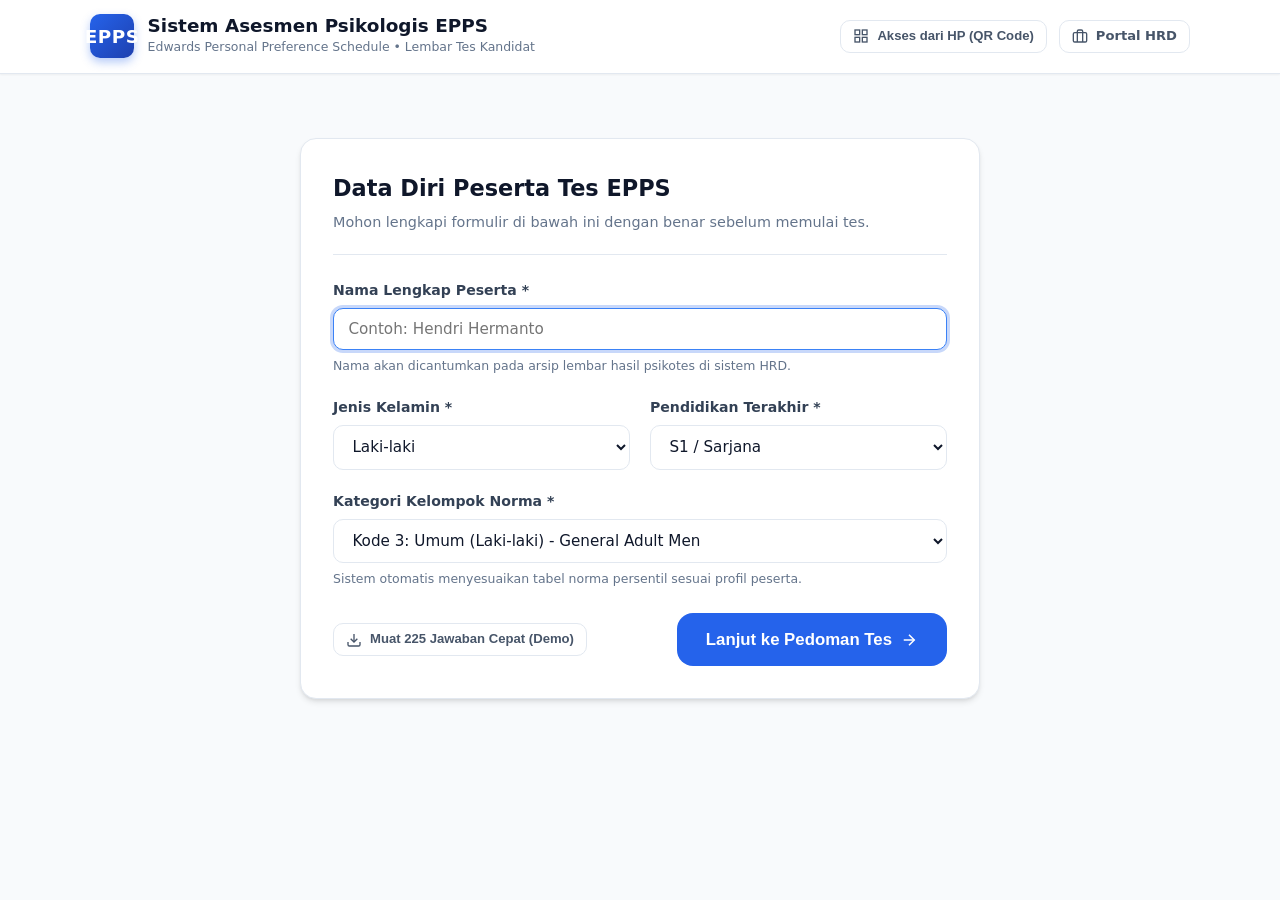
<file: index.html>
<!DOCTYPE html>
<html lang="id">
<head>
  <meta charset="UTF-8">
  <meta name="viewport" content="width=device-width, initial-scale=1.0">
  <title>Tes Kepribadian EPPS Online - Edwards Personal Preference Schedule</title>
  <link rel="stylesheet" href="css/style.css">
  <!-- Chart.js local offline bundle -->
  <script src="js/chart.min.js"></script>
  <!-- QRCode.js local bundle -->
  <script src="js/qrcode.min.js"></script>
</head>
<body>

  <!-- App Header -->
  <header class="app-header no-print">
    <div class="container header-content">
      <div class="logo-group">
        <div class="logo-badge">EPPS</div>
        <div class="logo-text">
          <h1>Sistem Asesmen Psikologis EPPS</h1>
          <p>Edwards Personal Preference Schedule • Lembar Tes Kandidat</p>
        </div>
      </div>
      <div class="header-actions">
        <button id="btn-open-share" class="btn btn-secondary btn-sm" title="Bagikan link tes & tampilkan QR Code untuk HP">
          <svg viewBox="0 0 24 24" width="16" height="16" stroke="currentColor" stroke-width="2" fill="none"><rect x="3" y="3" width="7" height="7"></rect><rect x="14" y="3" width="7" height="7"></rect><rect x="14" y="14" width="7" height="7"></rect><rect x="3" y="14" width="7" height="7"></rect></svg>
          Akses dari HP (QR Code)
        </button>
        <a href="hr.html" target="_blank" class="btn btn-secondary btn-sm" title="Buka Portal HRD (Khusus Administrator)">
          <svg viewBox="0 0 24 24" width="16" height="16" stroke="currentColor" stroke-width="2" fill="none"><rect x="2" y="7" width="20" height="14" rx="2" ry="2"></rect><path d="M16 21V5a2 2 0 0 0-2-2h-4a2 2 0 0 0-2 2v16"></path></svg>
          Portal HRD
        </a>
        <span class="integrity-badge" style="display: none;">
          <svg viewBox="0 0 24 24" width="14" height="14" stroke="currentColor" stroke-width="2" fill="none"><path d="M12 22s8-4 8-10V5l-8-3-8 3v7c0 6 8 10 8 10z"></path></svg>
          Pelanggaran: <span id="violation-counter-nav">0</span>
        </span>
      </div>
    </div>
  </header>

  <main class="container">

    <!-- ======================================================================
         SCREEN 1: REGISTRASI & IDENTITAS KANDIDAT
         ====================================================================== -->
    <section id="register-screen" class="screen active">
      <div class="card" style="max-width: 680px; margin: 2rem auto;">
        <div class="card-header">
          <h2>Data Diri Peserta Tes EPPS</h2>
          <p>Mohon lengkapi formulir di bawah ini dengan benar sebelum memulai tes.</p>
        </div>

        <form id="reg-form">
          <div class="form-grid">
            <div class="form-group" style="grid-column: 1 / -1;">
              <label for="reg-name">Nama Lengkap Peserta *</label>
              <input type="text" id="reg-name" class="form-control" placeholder="Contoh: Hendri Hermanto" required autofocus>
              <span class="helper-text">Nama akan dicantumkan pada arsip lembar hasil psikotes di sistem HRD.</span>
            </div>

            <div class="form-group">
              <label for="reg-gender">Jenis Kelamin *</label>
              <select id="reg-gender" class="form-control" required>
                <option value="LAKI-LAKI">Laki-laki</option>
                <option value="PEREMPUAN">Perempuan</option>
              </select>
            </div>

            <div class="form-group">
              <label for="reg-edu">Pendidikan Terakhir *</label>
              <select id="reg-edu" class="form-control" required>
                <option value="S1">S1 / Sarjana</option>
                <option value="D3">D3 / Diploma</option>
                <option value="SMA/SMK">SMA / SMK</option>
                <option value="S2">S2 / Magister</option>
                <option value="S3">S3 / Doktoral</option>
              </select>
            </div>

            <div class="form-group" style="grid-column: 1 / -1;">
              <label for="reg-norm">Kategori Kelompok Norma *</label>
              <select id="reg-norm" class="form-control" required>
                <option value="3">Kode 3: Umum (Laki-laki) - General Adult Men</option>
                <option value="1">Kode 1: Mahasiswa (Laki-laki) - College Student Men</option>
                <option value="2">Kode 2: Mahasiswi (Wanita) - College Student Women</option>
                <option value="4">Kode 4: Umum (Wanita) - General Adult Women</option>
              </select>
              <span class="helper-text">Sistem otomatis menyesuaikan tabel norma persentil sesuai profil peserta.</span>
            </div>
          </div>

          <div style="display: flex; gap: 1rem; align-items: center; justify-content: space-between; margin-top: 1.5rem; flex-wrap: wrap;">
            <button type="button" id="btn-load-demo" class="btn btn-secondary btn-sm" title="Muat 225 jawaban contoh tanpa menghapus nama yang Anda ketik">
              <svg viewBox="0 0 24 24" width="16" height="16" stroke="currentColor" stroke-width="2" fill="none"><path d="M21 15v4a2 2 0 0 1-2 2H5a2 2 0 0 1-2-2v-4"></path><polyline points="7 10 12 15 17 10"></polyline><line x1="12" y1="15" x2="12" y2="3"></line></svg>
              Muat 225 Jawaban Cepat (Demo)
            </button>
            <button type="submit" class="btn btn-primary btn-lg">
              Lanjut ke Pedoman Tes
              <svg viewBox="0 0 24 24" width="18" height="18" stroke="currentColor" stroke-width="2" fill="none"><line x1="5" y1="12" x2="19" y2="12"></line><polyline points="12 5 19 12 12 19"></polyline></svg>
            </button>
          </div>
        </form>
      </div>
    </section>

    <!-- ======================================================================
         SCREEN 2: PEDOMAN & PETUNJUK PENGERJAAN
         ====================================================================== -->
    <section id="guidelines-screen" class="screen">
      <div class="card" style="max-width: 820px; margin: 1.5rem auto;">
        <div class="card-header">
          <h2>Pedoman Pengisian Tes Kepribadian EPPS</h2>
          <p id="guideline-participant-info">Mohon baca instruksi di bawah ini secara saksama sebelum memulai.</p>
        </div>

        <div class="guideline-box">
          <h3>P E D O M A N</h3>

          <p>Pada halaman-halaman berikut, Anda akan membaca jumlah pernyataan mengenai berbagai hal yang mungkin menggambarkan diri Anda atau mungkin juga tidak menggambarkan diri Anda, dan pernyataan-pernyataan tersebut lalu disajikan berpasangan.</p>

          <div class="example-card">
            <div class="example-title">Perhatikan Contoh di Bawah Ini:</div>
            <div class="statement-sample"><strong>A.</strong> Saya suka berbicara tentang diri saya dengan orang lain.</div>
            <div class="statement-sample"><strong>B.</strong> Saya suka bekerja untuk suatu tujuan yang telah saya tentukan bagi diri saya.</div>
          </div>

          <p>Manakah dari dua pernyataan tersebut, yang lebih menggambarkan diri Anda? Bila anda lebih mirip <em>“suka berbicara tentang diri Anda dengan orang-orang lain”</em>, daripada <em>“suka bekerja untuk suatu tujuan yang telah Anda tentukan bagi diri Anda”</em>, maka anda hendaknya memilih <strong>‘A’</strong>. Tetapi bila anda lebih mirip <em>“suka bekerja untuk suatu tujuan yang telah Anda tentukan bagi diri Anda”</em>, daripada <em>“suka berbicara tentang diri Anda dengan orang-orang lain”</em>, maka hendaknya Anda memilih <strong>‘B’</strong>.</p>

          <p>Mungkin Anda mirip <strong>‘A’</strong> dan <strong>‘B’</strong> sekaligus kedua-duanya. Dalam hal ini Anda diminta untuk <strong>tetap memilih satu diantara keduanya</strong>. Dan hendaknya Anda tetap memilih yang <strong>‘lebih mirip’</strong> Anda. Sekiranya Anda tidak mirip kedua-duanya, hendaknya Anda memilih yang Anda tidak terlalu jauh berbeda dengan gambaran diri Anda.</p>

          <p>Beberapa pasangan pernyataan adalah mengenai hal-hal yang Anda suka seperti pernyataan ‘A’ dan pernyataan ‘B’ diatas pasangan-pasangan lain adalah mengenai bagaimana perasaan Anda.</p>

          <div class="example-card">
            <div class="example-title">Lihatlah Contoh Berikut Ini:</div>
            <div class="statement-sample"><strong>A.</strong> Saya bersusah hati, bila gagal dalam sesuatu.</div>
            <div class="statement-sample"><strong>B.</strong> Saya merasa gugup bila harus berbicara di depan orang banyak.</div>
          </div>

          <p>Yang manakah dari kedua pernyataan diatas, lebih menggambarkan perasaan Anda? Kalau pernyataan <em>“bersusah hati, bila gagal dalam sesuatu”</em> lebih menggambarkan diri Anda daripada <em>“merasa gugup, bila harus berbicara di depan orang banyak”</em>, maka hendaknya Anda memilih <strong>‘A’</strong>. Dan sekiranya pernyataan kedua lebih menggambarkan diri Anda, maka hendaknya Anda lebih memilih <strong>‘B’</strong>. Bila kedua pernyataan menggambarkan perasaan Anda, maka hendaknya Anda memilih yang Anda lebih ‘khas’ menggambarkan diri Anda. Bila tidak satupun di antara dua pernyataan itu dengan tepat menggambarkan diri Anda, maka hendaknya Anda memilih yang ketidak tepatannya dengan gambaran diri Anda tergolong ‘kurang’ (sedikit) dibandingkan dengan pernyataan lainnya.</p>

          <p>Setiap pilihan Anda hendaknya didasarkan atas kemiripan dengan gambaran atau perasaan Anda sekarang. Dan tidak didasarkan atas hal-hal yang Anda anggap wajar.</p>

          <p style="background: #eff6ff; padding: 0.85rem 1rem; border-radius: 6px; border: 1px solid #bfdbfe; font-weight: 500;">
            <strong>Ini bukan suatu tes prestasi.</strong> Di sini tidak ada jawaban yang tergolong <em>‘betul’</em> atau <em>‘salah’</em>. Apapun yang Anda pilih, hendaknya merupakan suatu penggambaran dari hal-hal yang ‘Anda lakukan’ atau ’perasaan Anda’. Tetapkan pilihan Anda setelah membaca pernyataan yang berpasangan ini, dan <strong>jangan ada yang Anda lewati tanpa memilih</strong>. Pasangan-pasangan pernyataan ada pada halaman-halaman berikut ini serupa dengan contoh yang telah diberikan di atas. Bacalah setiap pasangan dan pilihlah pernyataan yang ‘lebih menggambarkan diri Anda’.
          </p>
        </div>

        <!-- Security & Test Rules Notice -->
        <div class="notice-banner">
          <svg viewBox="0 0 24 24" width="22" height="22" stroke="currentColor" stroke-width="2" fill="none"><path d="M12 22s8-4 8-10V5l-8-3-8 3v7c0 6 8 10 8 10z"></path></svg>
          <div>
            <strong>Perhatian & Ketentuan Keamanan Asesmen:</strong>
            <ul style="margin-left: 1.25rem; margin-top: 0.35rem; font-size: 0.86rem;">
              <li>Waktu pengerjaan dibatasi secara otomatis: <strong>40 Menit</strong> (Hitung mundur otomatis & auto-submit).</li>
              <li>Jumlah soal: <strong>225 Pasang Pernyataan</strong>. Seluruh soal wajib diisi.</li>
              <li><strong>Proteksi Keamanan Aktif:</strong> Dilarang berpindah tab, meminimalkan browser, mengambil screenshot, mencetak halaman, atau menyalin isi soal. Setiap pelanggaran dicatat dalam log integritas laporan psikologis.</li>
            </ul>
          </div>
        </div>

        <div style="margin: 1.5rem 0; padding: 1rem; background: #f8fafc; border-radius: 8px; border: 1px solid #e2e8f0;">
          <label style="display: flex; align-items: center; gap: 0.75rem; cursor: pointer; font-weight: 600; font-size: 0.95rem;">
            <input type="checkbox" id="agree-guidelines" style="width: 18px; height: 18px; cursor: pointer;">
            <span>Saya telah membaca dan memahami seluruh pedoman di atas dan siap mengerjakan tes secara jujur.</span>
          </label>
        </div>

        <div style="display: flex; justify-content: space-between; align-items: center; gap: 1rem; flex-wrap: wrap;">
          <button type="button" class="btn btn-secondary" onclick="window.eppsApp.showScreen('register-screen')">
            <svg viewBox="0 0 24 24" width="16" height="16" stroke="currentColor" stroke-width="2" fill="none"><polyline points="15 18 9 12 15 6"></polyline></svg>
            Kembali ke Data Diri
          </button>
          <button type="button" id="btn-start-test" class="btn btn-success btn-lg" disabled>
            Mulai Tes EPPS Sekarang
            <svg viewBox="0 0 24 24" width="18" height="18" stroke="currentColor" stroke-width="2" fill="none"><polygon points="5 3 19 12 5 21 5 3"></polygon></svg>
          </button>
        </div>
      </div>
    </section>

    <!-- ======================================================================
         SCREEN 3: LAYAR PENGERJAAN SOAL (TEST AREA)
         ====================================================================== -->
    <section id="test-screen" class="screen">
      <!-- Test Sticky Topbar -->
      <div class="test-topbar no-print">
        <div class="topbar-wrapper">
          <div class="test-user-badge">
            <div class="user-avatar-mini">
              <svg viewBox="0 0 24 24" width="20" height="20" stroke="currentColor" stroke-width="2" fill="none"><path d="M19 21v-2a4 4 0 0 0-4-4H9a4 4 0 0 0-4 4v2"></path><circle cx="12" cy="7" r="4"></circle></svg>
            </div>
            <div>
              <div id="test-bar-name" class="user-name-text">Peserta</div>
              <div id="test-bar-meta" class="user-meta-text">Laki-laki • S1 • Norma Umum</div>
            </div>
          </div>

          <!-- Timer 40 Min -->
          <div id="test-timer-box" class="timer-container" title="Waktu tersisa pengerjaan tes">
            <span class="timer-label">Sisa Waktu</span>
            <svg viewBox="0 0 24 24" width="18" height="18" stroke="currentColor" stroke-width="2" fill="none"><circle cx="12" cy="12" r="10"></circle><polyline points="12 6 12 12 16 14"></polyline></svg>
            <span id="test-timer-val">40:00</span>
          </div>

          <!-- View Mode & Quick Nav -->
          <div style="display: flex; align-items: center; gap: 0.75rem;">
            <div class="view-mode-tabs">
              <button id="tab-mode-card" class="view-mode-tab active" title="Tampilan fokus 1 soal per halaman">Mode Fokus</button>
              <button id="tab-mode-sheet" class="view-mode-tab" title="Tampilan tabel lembar soal seperti Excel">Mode Lembar</button>
            </div>
            <button id="btn-jump-unanswered" class="btn btn-secondary btn-sm" title="Lompat ke soal kosong pertama">
              Cari Soal Kosong
            </button>
          </div>
        </div>

        <!-- Progress bar line -->
        <div class="test-progress-bar-wrap">
          <div id="test-progress-fill" class="test-progress-fill"></div>
        </div>
      </div>

      <!-- Completion notification banner (C684 equivalent) -->
      <div id="test-completion-notice" class="notice-banner" style="display: none; background: #ecfdf5; border-color: #a7f3d0; color: #065f46; margin: 1rem 0;">
      </div>

      <div class="test-layout" style="margin-top: 1.25rem;">
        <!-- Left: Question Presentation Area -->
        <div class="test-main-column">

          <!-- 1. MODE KARTU (CARD VIEW) -->
          <div id="card-view-wrapper">
            <div class="single-question-card">
              <div class="question-card-top">
                <span id="card-q-num" class="question-number-pill">Soal #1 dari 225</span>
                <span class="question-guide-prompt">Pilihlah salah satu yang paling menggambarkan diri Anda:</span>
              </div>

              <div class="options-container">
                <!-- Option A -->
                <div id="opt-a-box" class="option-box" tabindex="0">
                  <div class="option-radio-indicator">A</div>
                  <div class="option-text-wrap">
                    <p id="opt-a-text">Pernyataan A memuat hal mengenai diri Anda...</p>
                  </div>
                  <span class="keyboard-shortcut-hint">Tekan [ A ]</span>
                </div>

                <!-- Option B -->
                <div id="opt-b-box" class="option-box" tabindex="0">
                  <div class="option-radio-indicator">B</div>
                  <div class="option-text-wrap">
                    <p id="opt-b-text">Pernyataan B memuat hal mengenai diri Anda...</p>
                  </div>
                  <span class="keyboard-shortcut-hint">Tekan [ B ]</span>
                </div>
              </div>

              <div class="question-nav-actions">
                <button type="button" id="btn-prev-q" class="btn btn-secondary">
                  <svg viewBox="0 0 24 24" width="16" height="16" stroke="currentColor" stroke-width="2" fill="none"><line x1="19" y1="12" x2="5" y2="12"></line><polyline points="12 19 5 12 12 5"></polyline></svg>
                  Sebelumnya
                </button>
                <div style="font-size: 0.85rem; color: #64748b;">
                  Pintasan: <strong>A</strong> atau <strong>B</strong> untuk memilih • <strong>←</strong> / <strong>→</strong> untuk geser
                </div>
                <button type="button" id="btn-next-q" class="btn btn-secondary">
                  Selanjutnya
                  <svg viewBox="0 0 24 24" width="16" height="16" stroke="currentColor" stroke-width="2" fill="none"><line x1="5" y1="12" x2="19" y2="12"></line><polyline points="12 5 19 12 12 19"></polyline></svg>
                </button>
              </div>
            </div>
          </div>

          <!-- 2. MODE LEMBAR SOAL (SHEET VIEW) -->
          <div id="sheet-view-wrapper" style="display: none;">
            <div class="sheet-view-container">
              <div style="padding: 1rem 1.25rem; background: #f8fafc; border-bottom: 1px solid var(--border-color); display: flex; justify-content: space-between; align-items: center;">
                <h3 style="font-size: 1.05rem; font-weight: 700;">Format Lembar Soal EPPS (Sheet Style)</h3>
                <span id="sheet-page-info" style="font-size: 0.85rem; color: var(--text-muted);">Halaman 1 dari 9</span>
              </div>
              <div class="table-responsive">
                <table class="sheet-table">
                  <thead>
                    <tr>
                      <th style="width: 60px;">No</th>
                      <th>Pernyataan A</th>
                      <th>Pernyataan B</th>
                      <th style="width: 140px; text-align: center;">Pilihan Anda</th>
                    </tr>
                  </thead>
                  <tbody id="sheet-table-body">
                    <!-- Populated dynamically -->
                  </tbody>
                </table>
              </div>
              <div class="sheet-pagination-bar">
                <button id="sheet-prev" class="btn btn-secondary btn-sm">Halaman Sebelumnya</button>
                <button id="sheet-next" class="btn btn-secondary btn-sm">Halaman Berikutnya</button>
              </div>
            </div>
          </div>

          <!-- Bottom Action Bar -->
          <div style="display: flex; justify-content: space-between; align-items: center; margin-top: 1rem; flex-wrap: wrap; gap: 1rem;">
            <div style="display: flex; align-items: center; gap: 0.75rem; flex-wrap: wrap;">
              <button type="button" id="btn-quick-fill-test" class="btn btn-secondary btn-sm" title="Isi cepat 225 jawaban simulasi tanpa mengubah nama kandidat">
                ⚡ Isi Cepat Jawaban (Uji Coba)
              </button>
              <div style="font-size: 0.85rem; color: var(--text-muted);">
                Pastikan seluruh soal terisi sebelum menekan tombol Selesai.
              </div>
            </div>
            <button type="button" id="btn-finish-test" class="btn btn-primary btn-lg">
              <svg viewBox="0 0 24 24" width="18" height="18" stroke="currentColor" stroke-width="2" fill="none"><path d="M22 11.08V12a10 10 0 1 1-5.93-9.14"></path><polyline points="22 4 12 14.01 9 11.01"></polyline></svg>
              Selesai & Kumpulkan Jawaban
            </button>
          </div>

        </div>

        <!-- Right: Question Navigator Grid -->
        <aside class="navigator-card no-print">
          <div class="navigator-header">
            <h3>Navigasi Soal</h3>
            <span id="nav-answered-summary" style="font-size: 0.8rem; font-weight: 700; color: var(--primary);">0 / 225</span>
          </div>

          <div class="navigator-summary">
            <div class="legend-item"><div class="legend-dot dot-answered"></div> Terisi</div>
            <div class="legend-item"><div class="legend-dot dot-unanswered"></div> Belum</div>
            <div class="legend-item"><div class="legend-dot dot-active"></div> Aktif</div>
          </div>

          <div class="grid-filter-btns">
            <button id="filter-all" class="filter-btn active">Semua (225)</button>
            <button id="filter-unanswered" class="filter-btn">Kosong (225)</button>
            <button id="filter-answered" class="filter-btn">Terisi (0)</button>
          </div>

          <div id="navigator-grid" class="navigator-grid">
            <!-- 225 grid cells generated dynamically -->
          </div>

          <div class="navigator-footer">
            <button type="button" class="btn btn-secondary btn-sm" style="width: 100%;" onclick="window.eppsApp.jumpToFirstUnanswered()">
              Lompat ke Soal Kosong
            </button>
          </div>
        </aside>
      </div>
    </section>

    <!-- ======================================================================
         SCREEN 4: LAYAR TERIMA KASIH & PENGUMPULAN KANDIDAT (COMPLETION SCREEN)
         ====================================================================== -->
    <section id="completion-screen" class="screen">
      <div class="card" style="max-width: 650px; margin: 3rem auto; text-align: center; padding: 3rem 2rem;">
        <div style="width: 80px; height: 80px; background: #ecfdf5; color: #059669; border-radius: 50%; display: flex; align-items: center; justify-content: center; margin: 0 auto 1.5rem; box-shadow: 0 4px 15px rgba(5, 150, 105, 0.2);">
          <svg viewBox="0 0 24 24" width="48" height="48" stroke="currentColor" stroke-width="2.5" fill="none" stroke-linecap="round" stroke-linejoin="round">
            <polyline points="20 6 9 17 4 12"></polyline>
          </svg>
        </div>

        <h2 style="font-size: 1.75rem; font-weight: 800; color: #0f172a; margin-bottom: 0.5rem;">Tes Berhasil Dikumpulkan!</h2>
        <p style="font-size: 1.05rem; color: #475569; line-height: 1.6; margin-bottom: 1.75rem;">
          Terima kasih atas partisipasi Anda, <strong id="completion-candidate-name">Peserta</strong>.<br>
          Seluruh 225 jawaban Anda telah berhasil direkam dan tersimpan dengan aman di sistem HRD / Tim Rekrutmen.
        </p>

        <div style="background: #f8fafc; border: 1px solid #e2e8f0; border-radius: 12px; padding: 1.25rem; margin-bottom: 2rem; text-align: left;">
          <div style="display: flex; justify-content: space-between; margin-bottom: 0.5rem;">
            <span style="color: #64748b; font-size: 0.9rem;">Status Pengiriman:</span>
            <strong id="completion-status-text" style="color: #059669; font-size: 0.9rem;">Tersimpan ke Database HR</strong>
          </div>
          <div style="display: flex; justify-content: space-between; margin-bottom: 0.5rem;">
            <span style="color: #64748b; font-size: 0.9rem;">Nomor Registrasi / Sesi:</span>
            <strong id="completion-session-id" style="font-family: monospace; font-size: 0.9rem;">EPPS-2026-SUB</strong>
          </div>
          <div style="display: flex; justify-content: space-between;">
            <span style="color: #64748b; font-size: 0.9rem;">Waktu Pengumpulan:</span>
            <strong id="completion-timestamp" style="font-size: 0.9rem;">-</strong>
          </div>
        </div>

        <p style="font-size: 0.88rem; color: #64748b; margin-bottom: 2rem;">
          🔒 Sesuai kode etik asesmen psikologis, hasil skoring dan interpretasi kepribadian EPPS bersifat rahasia dan hanya dapat diakses oleh tim asesor/psikolog perusahaan melalui Portal HRD. Anda dipersilakan menutup jendela ini.
        </p>

        <button type="button" class="btn btn-secondary" onclick="window.close(); alert('Anda dapat menutup tab/browser ini sekarang.');">
          Tutup Jendela Tes
        </button>
      </div>
    </section>

  </main>

  <!-- ======================================================================
       MODALS
       ====================================================================== -->

  <!-- Modal Konfirmasi Submit -->
  <div id="submit-modal" class="modal-backdrop">
    <div class="modal-dialog">
      <h3 id="modal-submit-title">Konfirmasi Pengumpulan Jawaban</h3>
      <div id="modal-submit-desc">Apakah Anda yakin ingin menyelesaikan tes dan mengirimkan jawaban ke sistem HR?</div>
      <div id="modal-submit-alert"></div>
      <div class="modal-actions">
        <button type="button" class="btn btn-secondary" onclick="closeModal('submit-modal')">Kembali Mengisi</button>
        <button type="button" id="btn-confirm-submit" class="btn btn-primary">Ya, Kumpulkan Sekarang</button>
      </div>
    </div>
  </div>

  <!-- Modal Bagikan Akses HP & QR Code -->
  <div id="share-modal" class="modal-backdrop">
    <div class="modal-dialog" style="max-width: 480px; text-align: center;">
      <h3 style="margin-bottom: 0.25rem;">Akses Tes dari Berbagai Device (HP / Tablet)</h3>
      <p style="font-size: 0.88rem; color: #64748b; margin-bottom: 1.25rem;">Scan QR Code ini menggunakan kamera smartphone untuk langsung membuka halaman tes.</p>
      
      <div id="qrcode-container" style="display: flex; justify-content: center; align-items: center; padding: 1.25rem; background: #f8fafc; border: 2px dashed #cbd5e1; border-radius: 12px; margin-bottom: 1rem; min-height: 200px;">
        <!-- QR Code rendered here -->
      </div>

      <div style="margin-bottom: 1.25rem; text-align: left; background: #eff6ff; padding: 0.85rem 1rem; border-radius: 8px; border: 1px solid #bfdbfe;">
        <label style="font-size: 0.78rem; font-weight: 700; color: #1e40af; text-transform: uppercase;">URL Akses Peserta:</label>
        <div style="display: flex; gap: 0.5rem; margin-top: 0.35rem;">
          <input type="text" id="share-url-input" class="form-control" style="font-size: 0.88rem; font-family: monospace;" readonly>
          <button type="button" id="btn-copy-share-url" class="btn btn-primary btn-sm">Salin</button>
        </div>
        <p id="share-network-tip" style="font-size: 0.78rem; color: #3b82f6; margin-top: 0.5rem;">
          💡 Pastikan device peserta terhubung ke jaringan Wi-Fi yang sama dengan komputer ini, atau upload ke hosting online (Netlify / GitHub Pages) untuk akses bebas dari mana saja.
        </p>
      </div>

      <div class="modal-actions" style="justify-content: center;">
        <button type="button" class="btn btn-secondary" onclick="closeModal('share-modal')">Tutup</button>
      </div>
    </div>
  </div>

  <!-- Application Scripts -->
  <script src="js/epps_data.js"></script>
  <script src="js/anti_cheat.js"></script>
  <script src="js/scoring_engine.js"></script>
  <script src="js/app.js"></script>
</body>
</html>
</file>
<file: css/style.css>
/* ==========================================================================
   EPPS Online Assessment & Scoring Platform - Stylesheet
   ========================================================================== */

:root {
  --primary: #2563eb;
  --primary-hover: #1d4ed8;
  --primary-light: #eff6ff;
  --primary-ring: rgba(37, 99, 235, 0.25);
  
  --secondary: #475569;
  --secondary-hover: #334155;
  
  --success: #059669;
  --success-light: #ecfdf5;
  --success-border: #a7f3d0;
  
  --warning: #d97706;
  --warning-light: #fffbeb;
  --warning-border: #fde68a;
  
  --danger: #dc2626;
  --danger-light: #fef2f2;
  --danger-border: #fecaca;
  
  --info: #0284c7;
  --info-light: #f0f9ff;
  
  --bg-main: #f8fafc;
  --bg-card: #ffffff;
  --text-main: #0f172a;
  --text-muted: #64748b;
  --border-color: #e2e8f0;
  --border-focus: #3b82f6;
  
  --shadow-sm: 0 1px 2px 0 rgb(0 0 0 / 0.05);
  --shadow: 0 4px 6px -1px rgb(0 0 0 / 0.1), 0 2px 4px -2px rgb(0 0 0 / 0.1);
  --shadow-lg: 0 10px 15px -3px rgb(0 0 0 / 0.1), 0 4px 6px -4px rgb(0 0 0 / 0.1);
  --shadow-xl: 0 20px 25px -5px rgb(0 0 0 / 0.1), 0 8px 10px -6px rgb(0 0 0 / 0.1);
  
  --radius-sm: 6px;
  --radius: 10px;
  --radius-lg: 16px;
  --radius-full: 9999px;
  
  --font-sans: system-ui, -apple-system, BlinkMacSystemFont, 'Segoe UI', Roboto, Helvetica, Arial, sans-serif;
}

* {
  box-sizing: border-box;
  margin: 0;
  padding: 0;
}

body {
  font-family: var(--font-sans);
  background-color: var(--bg-main);
  color: var(--text-main);
  line-height: 1.6;
  min-height: 100vh;
  position: relative;
  overflow-x: hidden;
}

/* Security Selection Prevention */
body.secure-mode {
  user-select: none;
  -webkit-user-select: none;
  -moz-user-select: none;
  -ms-user-select: none;
}

/* Container */
.container {
  width: 100%;
  max-width: 1140px;
  margin: 0 auto;
  padding: 0 1.25rem;
}

/* Header */
.app-header {
  background: #ffffff;
  border-bottom: 1px solid var(--border-color);
  padding: 0.9rem 0;
  position: sticky;
  top: 0;
  z-index: 40;
  box-shadow: var(--shadow-sm);
}

.header-content {
  display: flex;
  justify-content: space-between;
  align-items: center;
  gap: 1rem;
}

.logo-group {
  display: flex;
  align-items: center;
  gap: 0.85rem;
}

.logo-badge {
  width: 44px;
  height: 44px;
  background: linear-gradient(135deg, #2563eb, #1e40af);
  color: #fff;
  border-radius: var(--radius);
  display: flex;
  align-items: center;
  justify-content: center;
  font-weight: 700;
  font-size: 1.15rem;
  letter-spacing: 0.5px;
  box-shadow: 0 4px 10px rgba(37, 99, 235, 0.35);
}

.logo-text h1 {
  font-size: 1.15rem;
  font-weight: 700;
  color: #0f172a;
  line-height: 1.2;
}

.logo-text p {
  font-size: 0.78rem;
  color: var(--text-muted);
}

.header-actions {
  display: flex;
  align-items: center;
  gap: 0.75rem;
}

/* Buttons */
.btn {
  display: inline-flex;
  align-items: center;
  justify-content: center;
  gap: 0.5rem;
  padding: 0.65rem 1.25rem;
  font-size: 0.92rem;
  font-weight: 600;
  border-radius: var(--radius);
  border: 1px solid transparent;
  cursor: pointer;
  transition: all 0.2s ease;
  text-decoration: none;
  line-height: 1.4;
}

.btn-primary {
  background-color: var(--primary);
  color: #ffffff;
}
.btn-primary:hover {
  background-color: var(--primary-hover);
  box-shadow: 0 4px 12px rgba(37, 99, 235, 0.25);
}

.btn-success {
  background-color: var(--success);
  color: #ffffff;
}
.btn-success:hover {
  background-color: #047857;
  box-shadow: 0 4px 12px rgba(5, 150, 105, 0.25);
}

.btn-secondary {
  background-color: #ffffff;
  color: var(--secondary);
  border-color: var(--border-color);
}
.btn-secondary:hover {
  background-color: #f1f5f9;
  color: var(--text-main);
}

.btn-danger {
  background-color: var(--danger);
  color: #fff;
}
.btn-danger:hover {
  background-color: #b91c1c;
}

.btn-sm {
  padding: 0.4rem 0.75rem;
  font-size: 0.82rem;
}

.btn-lg {
  padding: 0.85rem 1.75rem;
  font-size: 1.05rem;
  border-radius: var(--radius-lg);
}

/* Screen Sections */
.screen {
  display: none;
  padding: 2rem 0 3rem;
}
.screen.active {
  display: block;
  animation: fadeIn 0.25s ease-out;
}

@keyframes fadeIn {
  from { opacity: 0; transform: translateY(6px); }
  to { opacity: 1; transform: translateY(0); }
}

/* Cards */
.card {
  background: var(--bg-card);
  border-radius: var(--radius-lg);
  border: 1px solid var(--border-color);
  box-shadow: var(--shadow);
  padding: 2rem;
  margin-bottom: 1.5rem;
}

.card-header {
  border-bottom: 1px solid var(--border-color);
  padding-bottom: 1.25rem;
  margin-bottom: 1.5rem;
}
.card-header h2 {
  font-size: 1.4rem;
  font-weight: 700;
  color: #0f172a;
}
.card-header p {
  color: var(--text-muted);
  font-size: 0.9rem;
  margin-top: 0.25rem;
}

/* Form Elements */
.form-grid {
  display: grid;
  grid-template-columns: repeat(auto-fit, minmax(280px, 1fr));
  gap: 1.25rem;
  margin-bottom: 1.5rem;
}

.form-group {
  display: flex;
  flex-direction: column;
  gap: 0.4rem;
}

.form-group label {
  font-size: 0.88rem;
  font-weight: 600;
  color: #334155;
}

.form-control {
  width: 100%;
  padding: 0.7rem 0.9rem;
  font-size: 0.95rem;
  font-family: inherit;
  border: 1px solid var(--border-color);
  border-radius: var(--radius);
  background: #ffffff;
  color: var(--text-main);
  transition: all 0.2s ease;
}

.form-control:focus {
  outline: none;
  border-color: var(--border-focus);
  box-shadow: 0 0 0 3px var(--primary-ring);
}

.helper-text {
  font-size: 0.78rem;
  color: var(--text-muted);
}

/* Guidelines Screen */
.guideline-box {
  background: #f8fafc;
  border: 1px solid #cbd5e1;
  border-radius: var(--radius);
  padding: 1.75rem;
  font-size: 0.96rem;
  line-height: 1.8;
  color: #1e293b;
  max-height: 520px;
  overflow-y: auto;
  margin-bottom: 1.5rem;
}

.guideline-box h3 {
  font-size: 1.25rem;
  font-weight: 800;
  letter-spacing: 2px;
  text-align: center;
  margin-bottom: 1.25rem;
  color: #0f172a;
}

.example-card {
  background: #ffffff;
  border-left: 4px solid var(--primary);
  border-radius: 0 var(--radius) var(--radius) 0;
  padding: 1rem 1.25rem;
  margin: 1.25rem 0;
  box-shadow: var(--shadow-sm);
}

.example-title {
  font-weight: 700;
  font-size: 0.88rem;
  color: var(--primary);
  text-transform: uppercase;
  margin-bottom: 0.5rem;
}

.statement-sample {
  margin: 0.35rem 0;
  font-size: 0.92rem;
}

.notice-banner {
  display: flex;
  align-items: flex-start;
  gap: 0.85rem;
  background: var(--warning-light);
  border: 1px solid var(--warning-border);
  border-radius: var(--radius);
  padding: 1rem 1.25rem;
  margin-bottom: 1.5rem;
  color: #92400e;
  font-size: 0.9rem;
}

.notice-banner svg {
  flex-shrink: 0;
  margin-top: 0.15rem;
}

/* ==========================================================================
   TEST TAKING SCREEN
   ========================================================================== */

/* Test Sticky Topbar */
.test-topbar {
  background: #ffffff;
  border-bottom: 1px solid var(--border-color);
  padding: 0.75rem 0;
  position: sticky;
  top: 0;
  z-index: 35;
  box-shadow: var(--shadow-sm);
}

.topbar-wrapper {
  display: flex;
  justify-content: space-between;
  align-items: center;
  gap: 1rem;
  flex-wrap: wrap;
}

.test-user-badge {
  display: flex;
  align-items: center;
  gap: 0.75rem;
}

.user-avatar-mini {
  width: 36px;
  height: 36px;
  background: #e0e7ff;
  color: #3730a3;
  border-radius: var(--radius-full);
  display: flex;
  align-items: center;
  justify-content: center;
  font-weight: 700;
  font-size: 0.85rem;
}

.user-name-text {
  font-weight: 700;
  font-size: 0.9rem;
  color: #0f172a;
  line-height: 1.2;
}

.user-meta-text {
  font-size: 0.75rem;
  color: var(--text-muted);
}

/* Timer Display */
.timer-container {
  display: flex;
  align-items: center;
  gap: 0.5rem;
  background: #f1f5f9;
  border: 1px solid var(--border-color);
  padding: 0.45rem 1rem;
  border-radius: var(--radius-full);
  font-weight: 700;
  font-size: 1.15rem;
  color: #0f172a;
  transition: all 0.3s ease;
}

.timer-container.timer-warning {
  background: #fef3c7;
  border-color: #fcd34d;
  color: #b45309;
}

.timer-container.timer-danger {
  background: #fee2e2;
  border-color: #fca5a5;
  color: #b91c1c;
  animation: pulseWarning 1.2s infinite;
}

@keyframes pulseWarning {
  0% { transform: scale(1); }
  50% { transform: scale(1.04); }
  100% { transform: scale(1); }
}

.timer-label {
  font-size: 0.75rem;
  text-transform: uppercase;
  color: var(--text-muted);
  margin-right: 0.25rem;
}

/* Progress bar */
.test-progress-bar-wrap {
  width: 100%;
  height: 6px;
  background: #e2e8f0;
  border-radius: var(--radius-full);
  overflow: hidden;
  margin-top: 0.5rem;
}

.test-progress-fill {
  height: 100%;
  background: linear-gradient(90deg, #2563eb, #059669);
  width: 0%;
  transition: width 0.3s ease;
}

/* View Mode Toggles */
.view-mode-tabs {
  display: flex;
  background: #f1f5f9;
  border-radius: var(--radius);
  padding: 3px;
  gap: 3px;
}

.view-mode-tab {
  padding: 0.35rem 0.85rem;
  font-size: 0.82rem;
  font-weight: 600;
  border-radius: var(--radius-sm);
  border: none;
  background: transparent;
  color: var(--text-muted);
  cursor: pointer;
  transition: all 0.2s ease;
}

.view-mode-tab.active {
  background: #ffffff;
  color: var(--text-main);
  box-shadow: var(--shadow-sm);
}

/* Question Navigator Badge */
.integrity-badge {
  display: inline-flex;
  align-items: center;
  gap: 0.35rem;
  font-size: 0.78rem;
  font-weight: 600;
  padding: 0.25rem 0.65rem;
  border-radius: var(--radius-full);
  background: #f1f5f9;
  color: #475569;
}
.integrity-badge.has-violations {
  background: #fee2e2;
  color: #b91c1c;
}

/* Test Area Layout */
.test-layout {
  display: grid;
  grid-template-columns: 1fr 340px;
  gap: 1.5rem;
  align-items: start;
}

@media (max-width: 960px) {
  .test-layout {
    grid-template-columns: 1fr;
  }
}

/* Single Question Card Mode */
.single-question-card {
  background: #ffffff;
  border-radius: var(--radius-lg);
  border: 1px solid var(--border-color);
  box-shadow: var(--shadow);
  padding: 2.25rem;
  margin-bottom: 1.5rem;
}

.question-card-top {
  display: flex;
  justify-content: space-between;
  align-items: center;
  margin-bottom: 1.5rem;
  border-bottom: 1px solid #f1f5f9;
  padding-bottom: 1rem;
}

.question-number-pill {
  font-size: 1.05rem;
  font-weight: 800;
  color: var(--primary);
  background: var(--primary-light);
  padding: 0.35rem 1rem;
  border-radius: var(--radius-full);
}

.question-guide-prompt {
  font-size: 0.88rem;
  color: var(--text-muted);
}

.options-container {
  display: flex;
  flex-direction: column;
  gap: 1.2rem;
  margin: 1.75rem 0;
}

.option-box {
  display: flex;
  align-items: flex-start;
  gap: 1rem;
  padding: 1.25rem 1.5rem;
  background: #f8fafc;
  border: 2px solid var(--border-color);
  border-radius: var(--radius);
  cursor: pointer;
  transition: all 0.2s cubic-bezier(0.4, 0, 0.2, 1);
  position: relative;
}

.option-box:hover {
  background: #f1f5f9;
  border-color: #cbd5e1;
  transform: translateY(-1px);
}

.option-box.selected {
  background: #eff6ff;
  border-color: var(--primary);
  box-shadow: 0 0 0 1px var(--primary);
}

.option-radio-indicator {
  width: 32px;
  height: 32px;
  border-radius: var(--radius-full);
  border: 2px solid #94a3b8;
  display: flex;
  align-items: center;
  justify-content: center;
  font-weight: 800;
  font-size: 0.95rem;
  color: #475569;
  background: #ffffff;
  flex-shrink: 0;
  transition: all 0.2s ease;
}

.option-box.selected .option-radio-indicator {
  background: var(--primary);
  border-color: var(--primary);
  color: #ffffff;
}

.option-text-wrap {
  font-size: 1.05rem;
  font-weight: 500;
  color: #1e293b;
  line-height: 1.5;
  padding-top: 0.15rem;
}

.keyboard-shortcut-hint {
  position: absolute;
  right: 1.25rem;
  top: 1.25rem;
  font-size: 0.72rem;
  font-weight: 700;
  background: #e2e8f0;
  color: #475569;
  padding: 0.15rem 0.45rem;
  border-radius: 4px;
}

/* Navigation Buttons at bottom */
.question-nav-actions {
  display: flex;
  justify-content: space-between;
  align-items: center;
  gap: 1rem;
  margin-top: 1.5rem;
  padding-top: 1.25rem;
  border-top: 1px solid #f1f5f9;
}

/* Sheet View (Table) */
.sheet-view-container {
  background: #ffffff;
  border-radius: var(--radius-lg);
  border: 1px solid var(--border-color);
  box-shadow: var(--shadow);
  overflow: hidden;
  margin-bottom: 1.5rem;
}

.sheet-table {
  width: 100%;
  border-collapse: collapse;
  font-size: 0.9rem;
}

.sheet-table th {
  background: #f1f5f9;
  color: #334155;
  font-weight: 700;
  padding: 0.85rem 1rem;
  text-align: left;
  border-bottom: 2px solid var(--border-color);
  position: sticky;
  top: 60px;
  z-index: 10;
}

.sheet-table td {
  padding: 0.85rem 1rem;
  border-bottom: 1px solid #e2e8f0;
  vertical-align: middle;
}

.sheet-table tr:hover {
  background-color: #f8fafc;
}

.sheet-table tr.answered-row {
  background-color: #fcfdfc;
}

.sheet-choice-group {
  display: flex;
  gap: 0.5rem;
}

.sheet-choice-btn {
  padding: 0.4rem 0.85rem;
  font-size: 0.85rem;
  font-weight: 700;
  border-radius: var(--radius-sm);
  border: 1px solid var(--border-color);
  background: #ffffff;
  cursor: pointer;
  transition: all 0.15s ease;
}

.sheet-choice-btn:hover {
  background: #f1f5f9;
}

.sheet-choice-btn.selected {
  background: var(--primary);
  border-color: var(--primary);
  color: #ffffff;
}

.sheet-pagination-bar {
  display: flex;
  justify-content: space-between;
  align-items: center;
  padding: 0.9rem 1.25rem;
  background: #f8fafc;
  border-top: 1px solid var(--border-color);
}

/* Question Navigator Grid (Right Sidebar) */
.navigator-card {
  background: #ffffff;
  border-radius: var(--radius-lg);
  border: 1px solid var(--border-color);
  box-shadow: var(--shadow);
  padding: 1.5rem;
  position: sticky;
  top: 85px;
  max-height: calc(100vh - 110px);
  display: flex;
  flex-direction: column;
}

.navigator-header {
  display: flex;
  justify-content: space-between;
  align-items: center;
  margin-bottom: 1rem;
}

.navigator-header h3 {
  font-size: 1.05rem;
  font-weight: 700;
}

.navigator-summary {
  display: flex;
  gap: 0.85rem;
  font-size: 0.8rem;
  margin-bottom: 0.85rem;
  padding-bottom: 0.85rem;
  border-bottom: 1px solid #f1f5f9;
}

.legend-item {
  display: flex;
  align-items: center;
  gap: 0.35rem;
}

.legend-dot {
  width: 10px;
  height: 10px;
  border-radius: 2px;
}
.dot-answered { background: var(--success); }
.dot-unanswered { background: #e2e8f0; }
.dot-active { background: var(--primary); }

.grid-filter-btns {
  display: flex;
  gap: 0.35rem;
  margin-bottom: 0.85rem;
}

.filter-btn {
  flex: 1;
  padding: 0.3rem 0;
  font-size: 0.75rem;
  font-weight: 600;
  background: #f1f5f9;
  border: 1px solid var(--border-color);
  border-radius: var(--radius-sm);
  cursor: pointer;
}
.filter-btn.active {
  background: var(--primary);
  color: #ffffff;
  border-color: var(--primary);
}

.navigator-grid {
  display: grid;
  grid-template-columns: repeat(5, 1fr);
  gap: 0.4rem;
  overflow-y: auto;
  padding-right: 0.25rem;
  flex: 1;
}

.grid-cell {
  aspect-ratio: 1;
  display: flex;
  align-items: center;
  justify-content: center;
  font-size: 0.82rem;
  font-weight: 700;
  border-radius: var(--radius-sm);
  border: 1px solid var(--border-color);
  background: #f8fafc;
  color: #64748b;
  cursor: pointer;
  transition: all 0.15s ease;
}

.grid-cell:hover {
  border-color: #94a3b8;
  transform: scale(1.05);
}

.grid-cell.answered {
  background: var(--success-light);
  border-color: var(--success-border);
  color: var(--success);
}

.grid-cell.current {
  border: 2px solid var(--primary);
  box-shadow: 0 0 0 2px var(--primary-ring);
  color: var(--primary);
  font-weight: 800;
}

.navigator-footer {
  margin-top: 1rem;
  padding-top: 0.85rem;
  border-top: 1px solid #f1f5f9;
}

/* ==========================================================================
   RESULTS & SCORING REPORT
   ========================================================================== */

.report-header-banner {
  background: linear-gradient(135deg, #1e3a8a, #2563eb);
  color: #ffffff;
  border-radius: var(--radius-lg);
  padding: 2.25rem;
  margin-bottom: 1.5rem;
  box-shadow: var(--shadow-lg);
  position: relative;
  overflow: hidden;
}

.report-banner-content h2 {
  font-size: 1.8rem;
  font-weight: 800;
  letter-spacing: -0.5px;
}

.report-banner-content p {
  opacity: 0.9;
  font-size: 1rem;
  margin-top: 0.35rem;
}

.participant-summary-grid {
  display: grid;
  grid-template-columns: repeat(auto-fit, minmax(200px, 1fr));
  gap: 1rem;
  margin-top: 1.5rem;
  background: rgba(255, 255, 255, 0.12);
  padding: 1.25rem;
  border-radius: var(--radius);
  backdrop-filter: blur(8px);
}

.summary-col span {
  display: block;
  font-size: 0.78rem;
  text-transform: uppercase;
  letter-spacing: 0.5px;
  opacity: 0.8;
}

.summary-col strong {
  font-size: 1.05rem;
  font-weight: 700;
}

/* Validity & Consistency Box */
.validity-card {
  display: flex;
  align-items: center;
  justify-content: space-between;
  gap: 1.5rem;
  background: #ffffff;
  border-radius: var(--radius-lg);
  border: 1px solid var(--border-color);
  padding: 1.5rem 2rem;
  margin-bottom: 1.5rem;
  box-shadow: var(--shadow);
  flex-wrap: wrap;
}

.validity-info {
  display: flex;
  align-items: center;
  gap: 1rem;
}

.validity-icon-circle {
  width: 52px;
  height: 52px;
  border-radius: var(--radius-full);
  display: flex;
  align-items: center;
  justify-content: center;
  flex-shrink: 0;
}

.validity-icon-circle.valid {
  background: #ecfdf5;
  color: #059669;
}

.validity-icon-circle.invalid {
  background: #fef2f2;
  color: #dc2626;
}

.validity-text h4 {
  font-size: 1.15rem;
  font-weight: 700;
}

.validity-text p {
  font-size: 0.88rem;
  color: var(--text-muted);
}

.con-score-display {
  text-align: right;
}
.con-score-display .score-large {
  font-size: 1.8rem;
  font-weight: 800;
  color: #0f172a;
}
.con-score-display .score-desc {
  font-size: 0.82rem;
  color: var(--text-muted);
}

/* Charts Section */
.charts-grid {
  display: grid;
  grid-template-columns: 1fr 1fr;
  gap: 1.5rem;
  margin-bottom: 1.5rem;
}

@media (max-width: 860px) {
  .charts-grid {
    grid-template-columns: 1fr;
  }
}

.chart-card {
  background: #ffffff;
  border-radius: var(--radius-lg);
  border: 1px solid var(--border-color);
  box-shadow: var(--shadow);
  padding: 1.75rem;
}

.chart-card h3 {
  font-size: 1.15rem;
  font-weight: 700;
  margin-bottom: 0.35rem;
}
.chart-card p {
  font-size: 0.82rem;
  color: var(--text-muted);
  margin-bottom: 1.25rem;
}

.chart-wrap {
  position: relative;
  height: 380px;
  width: 100%;
}

/* Scoring Table */
.results-table-card {
  background: #ffffff;
  border-radius: var(--radius-lg);
  border: 1px solid var(--border-color);
  box-shadow: var(--shadow);
  overflow: hidden;
  margin-bottom: 1.5rem;
}

.table-responsive {
  overflow-x: auto;
}

.report-table {
  width: 100%;
  border-collapse: collapse;
  font-size: 0.92rem;
  text-align: left;
}

.report-table th {
  background: #f8fafc;
  color: #334155;
  font-weight: 700;
  padding: 0.9rem 1.15rem;
  border-bottom: 2px solid var(--border-color);
}

.report-table td {
  padding: 0.85rem 1.15rem;
  border-bottom: 1px solid #f1f5f9;
}

.report-table tr:hover td {
  background: #f8fafc;
}

.report-table tfoot td {
  background: #f1f5f9;
  font-weight: 700;
  border-top: 2px solid var(--border-color);
}

/* Category Badges */
.badge-category {
  display: inline-block;
  padding: 0.28rem 0.75rem;
  border-radius: var(--radius-full);
  font-size: 0.78rem;
  font-weight: 700;
  text-align: center;
}

.badge-sangat-tinggi {
  background: #ede9fe;
  color: #6d28d9;
}
.badge-tinggi {
  background: #dbeafe;
  color: #1d4ed8;
}
.badge-sedang {
  background: #f1f5f9;
  color: #334155;
}
.badge-rendah {
  background: #fef3c7;
  color: #b45309;
}
.badge-sangat-rendah {
  background: #fee2e2;
  color: #b91c1c;
}

/* Detailed Psychological Interpretations */
.narratives-card {
  background: #ffffff;
  border-radius: var(--radius-lg);
  border: 1px solid var(--border-color);
  box-shadow: var(--shadow);
  padding: 2rem;
  margin-bottom: 1.5rem;
}

.narratives-header {
  border-bottom: 1px solid var(--border-color);
  padding-bottom: 1.25rem;
  margin-bottom: 1.5rem;
}

.narrative-item {
  border-left: 4px solid var(--primary);
  background: #f8fafc;
  border-radius: 0 var(--radius) var(--radius) 0;
  padding: 1.25rem 1.5rem;
  margin-bottom: 1.25rem;
}

.narrative-title-row {
  display: flex;
  justify-content: space-between;
  align-items: center;
  gap: 1rem;
  margin-bottom: 0.5rem;
  flex-wrap: wrap;
}

.narrative-title {
  font-weight: 700;
  font-size: 1.05rem;
  color: #0f172a;
}

.narrative-score-info {
  display: flex;
  align-items: center;
  gap: 0.5rem;
  font-size: 0.85rem;
}

.narrative-desc {
  font-size: 0.94rem;
  color: #334155;
  line-height: 1.6;
}

/* ==========================================================================
   SECURITY & ANTI-CHEAT OVERLAYS
   ========================================================================== */

/* Watermark Layer */
.security-watermark-layer {
  position: fixed;
  inset: 0;
  pointer-events: none;
  z-index: 999;
  display: flex;
  flex-direction: column;
  justify-content: space-around;
  overflow: hidden;
  opacity: 0.085;
  transform: rotate(-18deg) scale(1.3);
}

.watermark-row {
  display: flex;
  justify-content: space-around;
  white-space: nowrap;
  font-size: 1.05rem;
  font-weight: 800;
  color: #000;
  letter-spacing: 2px;
}

/* Blurred Content on violation */
.content-blurred {
  filter: blur(28px) !important;
  pointer-events: none !important;
}

/* Blur Barrier Overlay */
.security-blur-overlay {
  position: fixed;
  inset: 0;
  background: rgba(15, 23, 42, 0.88);
  backdrop-filter: blur(14px);
  z-index: 99999;
  display: none;
  align-items: center;
  justify-content: center;
  padding: 1.5rem;
}

.security-card {
  background: #ffffff;
  border-radius: var(--radius-lg);
  padding: 2.25rem;
  max-width: 480px;
  width: 100%;
  text-align: center;
  box-shadow: var(--shadow-xl);
}

.security-icon-warning {
  width: 72px;
  height: 72px;
  border-radius: var(--radius-full);
  background: #fee2e2;
  color: #dc2626;
  display: flex;
  align-items: center;
  justify-content: center;
  margin: 0 auto 1.25rem;
}

.security-card h3 {
  font-size: 1.35rem;
  font-weight: 800;
  color: #0f172a;
  margin-bottom: 0.5rem;
}

.security-card p {
  font-size: 0.94rem;
  color: var(--text-muted);
  line-height: 1.6;
  margin-bottom: 1.5rem;
}

.violation-count-badge {
  background: #fef2f2;
  border: 1px solid #fecaca;
  color: #991b1b;
  padding: 0.6rem 1rem;
  border-radius: var(--radius);
  font-size: 0.9rem;
  margin-bottom: 1.5rem;
}

/* Security Toast */
.security-toast {
  position: fixed;
  bottom: 2rem;
  left: 50%;
  transform: translateX(-50%) translateY(100px);
  background: #1e293b;
  color: #ffffff;
  padding: 0.75rem 1.5rem;
  border-radius: var(--radius-full);
  font-size: 0.88rem;
  font-weight: 600;
  box-shadow: var(--shadow-xl);
  z-index: 10000;
  opacity: 0;
  transition: all 0.3s cubic-bezier(0.4, 0, 0.2, 1);
  pointer-events: none;
  border: 1px solid #334155;
}

.security-toast.show {
  transform: translateX(-50%) translateY(0);
  opacity: 1;
}

/* Modals */
.modal-backdrop {
  position: fixed;
  inset: 0;
  background: rgba(15, 23, 42, 0.65);
  backdrop-filter: blur(4px);
  z-index: 5000;
  display: none;
  align-items: center;
  justify-content: center;
  padding: 1.5rem;
}

.modal-backdrop.active {
  display: flex;
}

.modal-dialog {
  background: #ffffff;
  border-radius: var(--radius-lg);
  max-width: 520px;
  width: 100%;
  padding: 2rem;
  box-shadow: var(--shadow-xl);
  animation: modalPop 0.2s ease-out;
}

@keyframes modalPop {
  from { opacity: 0; transform: scale(0.95); }
  to { opacity: 1; transform: scale(1); }
}

.modal-dialog h3 {
  font-size: 1.25rem;
  font-weight: 700;
  margin-bottom: 0.5rem;
}

.modal-dialog p {
  color: var(--text-muted);
  font-size: 0.92rem;
  margin-bottom: 1.5rem;
}

.modal-actions {
  display: flex;
  justify-content: flex-end;
  gap: 0.75rem;
}

/* ==========================================================================
   PRINT STYLESHEET (OPTIMIZED FOR PDF / PRINT)
   ========================================================================== */

@media print {
  body {
    background: #ffffff !important;
    color: #000000 !important;
    font-size: 11pt !important;
  }
  
  .app-header,
  .test-topbar,
  .btn,
  .security-watermark-layer,
  .security-blur-overlay,
  .security-toast,
  .no-print {
    display: none !important;
  }
  
  .container {
    max-width: 100% !important;
    padding: 0 !important;
    margin: 0 !important;
  }
  
  .card, .report-header-banner, .validity-card, .chart-card, .results-table-card, .narratives-card {
    box-shadow: none !important;
    border: 1px solid #ccc !important;
    page-break-inside: avoid;
    margin-bottom: 1.5rem !important;
  }
  
  .report-header-banner {
    background: #1e3a8a !important;
    color: #ffffff !important;
    -webkit-print-color-adjust: exact;
    print-color-adjust: exact;
  }
  
  .chart-wrap {
    height: 300px !important;
  }
  
  .charts-grid {
    grid-template-columns: 1fr 1fr !important;
  }
}
/* Executive Summary Card Styles */
.exec-summary-grid {
  display: grid;
  grid-template-columns: 1fr 1fr;
  gap: 1.25rem;
  margin-top: 1rem;
}

@media (max-width: 768px) {
  .exec-summary-grid {
    grid-template-columns: 1fr;
  }
}

.exec-subcard {
  background: #f8fafc;
  border: 1px solid #e2e8f0;
  border-radius: var(--radius);
  padding: 1.15rem;
}

.exec-subcard h5 {
  font-size: 0.92rem;
  font-weight: 700;
  color: #1e293b;
  margin-bottom: 0.5rem;
  display: flex;
  align-items: center;
  gap: 0.4rem;
}

.exec-subcard p {
  font-size: 0.88rem;
  color: #475569;
  line-height: 1.6;
}

.top-traits-list {
  list-style: none;
  padding: 0;
  margin: 0.5rem 0 0;
  display: flex;
  flex-direction: column;
  gap: 0.4rem;
}

.top-traits-item {
  display: flex;
  justify-content: space-between;
  align-items: center;
  font-size: 0.85rem;
  padding: 0.35rem 0.6rem;
  background: #ffffff;
  border-radius: 6px;
  border: 1px solid #e2e8f0;
}

.lang-switch-group {
  display: flex;
  background: #e2e8f0;
  border-radius: 8px;
  padding: 2px;
}

.btn-lang {
  padding: 0.35rem 0.75rem;
  border: none;
  border-radius: 6px;
  font-size: 0.82rem;
  font-weight: 700;
  cursor: pointer;
  background: transparent;
  color: #64748b;
  transition: all 0.2s ease;
}

.btn-lang.active {
  background: #ffffff;
  color: #0f172a;
  box-shadow: 0 1px 3px rgba(0,0,0,0.1);
}
/* Live Real-time Sync Styles */
.live-sync-badge {
  display: inline-flex;
  align-items: center;
  gap: 0.45rem;
  background: #ecfdf5;
  border: 1px solid #a7f3d0;
  color: #065f46;
  padding: 0.3rem 0.75rem;
  border-radius: 9999px;
  font-size: 0.78rem;
  font-weight: 600;
}

.live-pulse-dot {
  width: 8px;
  height: 8px;
  border-radius: 50%;
  background: #10b981;
  box-shadow: 0 0 0 0 rgba(16, 185, 129, 0.7);
  animation: pulseGreen 1.8s infinite;
}

@keyframes pulseGreen {
  0% { transform: scale(0.95); box-shadow: 0 0 0 0 rgba(16, 185, 129, 0.7); }
  70% { transform: scale(1.15); box-shadow: 0 0 0 6px rgba(16, 185, 129, 0); }
  100% { transform: scale(0.95); box-shadow: 0 0 0 0 rgba(16, 185, 129, 0); }
}

@keyframes rowHighlightGlow {
  0% { background-color: #d1fae5; }
  50% { background-color: #ecfdf5; }
  100% { background-color: transparent; }
}

.new-row-pulse {
  animation: rowHighlightGlow 4s ease-out;
}

/* Floating Real-time Toast Notification */
.live-toast-container {
  position: fixed;
  top: 1.5rem;
  right: 1.5rem;
  z-index: 10000;
  display: flex;
  flex-direction: column;
  gap: 0.75rem;
  pointer-events: none;
}

.live-toast {
  background: #0f172a;
  color: #ffffff;
  padding: 0.85rem 1.25rem;
  border-radius: 10px;
  box-shadow: 0 10px 25px -5px rgba(0, 0, 0, 0.25);
  display: flex;
  align-items: center;
  gap: 0.75rem;
  font-size: 0.9rem;
  border-left: 4px solid #10b981;
  pointer-events: auto;
  animation: toastSlideIn 0.3s ease-out;
  max-width: 420px;
}

@keyframes toastSlideIn {
  from { opacity: 0; transform: translateX(50px); }
  to { opacity: 1; transform: translateX(0); }
}
</file>
